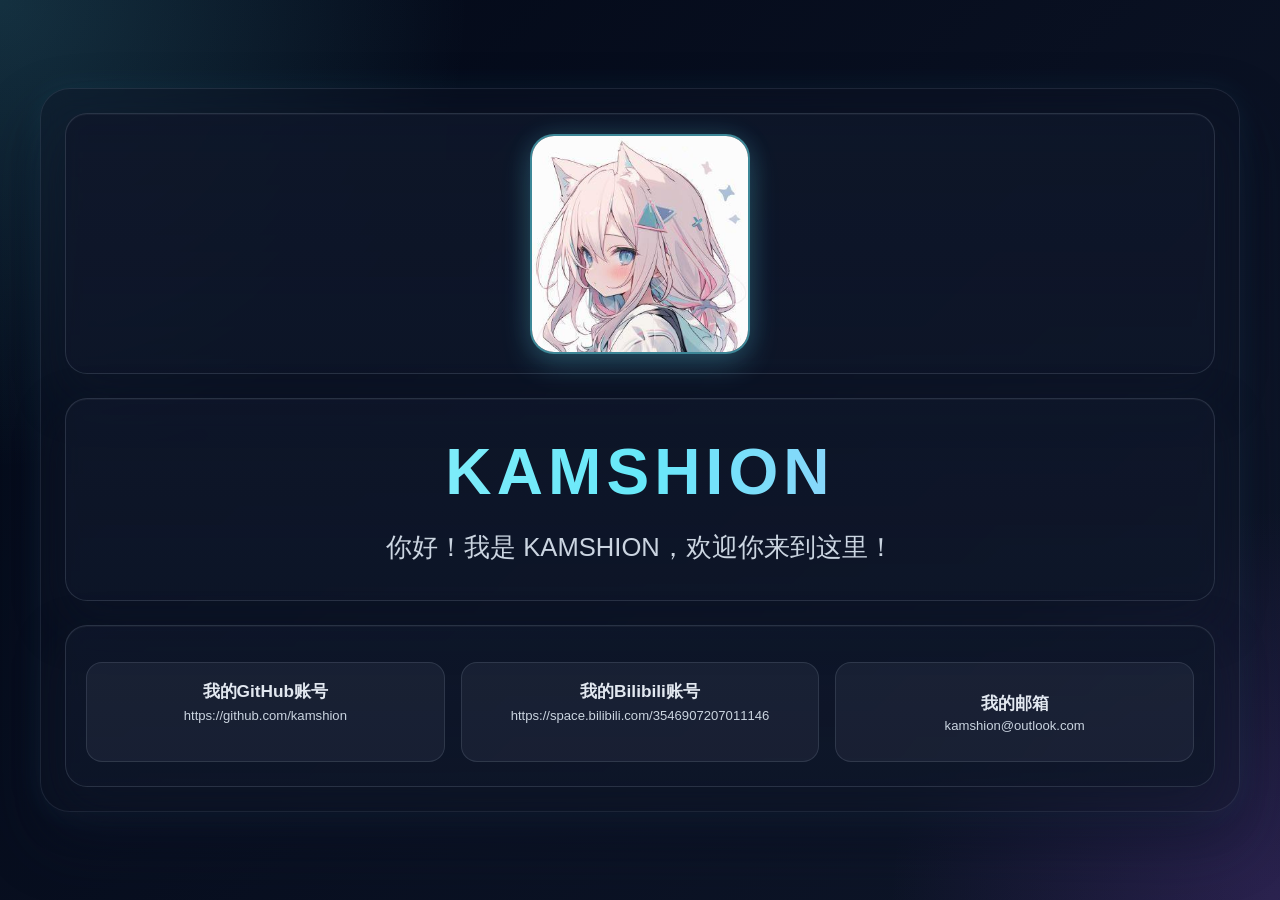
<file: index.html>
<!DOCTYPE html>
<html lang="zh-CN">
<head>
    <meta charset="UTF-8">
    <meta name="viewport" content="width=device-width, initial-scale=1.0">
    <title>KAMSHION(kamshion.github.io)</title>
    <link rel="icon" type="image/jpeg" href="KAMSHION.jpeg">
    <link rel="stylesheet" href="style.css">
</head>
<body>
    <div class="outer-shell">
        <div class="container">
            <div class="card avatar-card">
                <div class="avatar-wrap">
                    <img src="KAMSHION.jpeg" alt="KAMSHION avatar">
                </div>
            </div>

            <div class="card">
                <h1>KAMSHION</h1>
                <h2>你好！我是 KAMSHION，欢迎你来到这里！</h2>
            </div>

            <div class="card links-card">
                <div class="links-grid">
                    <a class="link-card" href="https://github.com/kamshion" target="_blank" rel="noopener noreferrer">
                        <strong>我的GitHub账号</strong>
                        <span>https://github.com/kamshion</span>
                    </a>
                    <a class="link-card" href="https://space.bilibili.com/3546907207011146" target="_blank" rel="noopener noreferrer">
                        <strong>我的Bilibili账号</strong>
                        <span>https://space.bilibili.com/3546907207011146</span>
                    </a>
                    <button class="link-card email-card" type="button" aria-label="复制邮箱">
                        <strong>我的邮箱</strong>
                        <span>kamshion@outlook.com</span>
                    </button>
                </div>
            </div>
        </div>
    </div>

    <script src="script.js"></script>
</body>
</html>
</file>
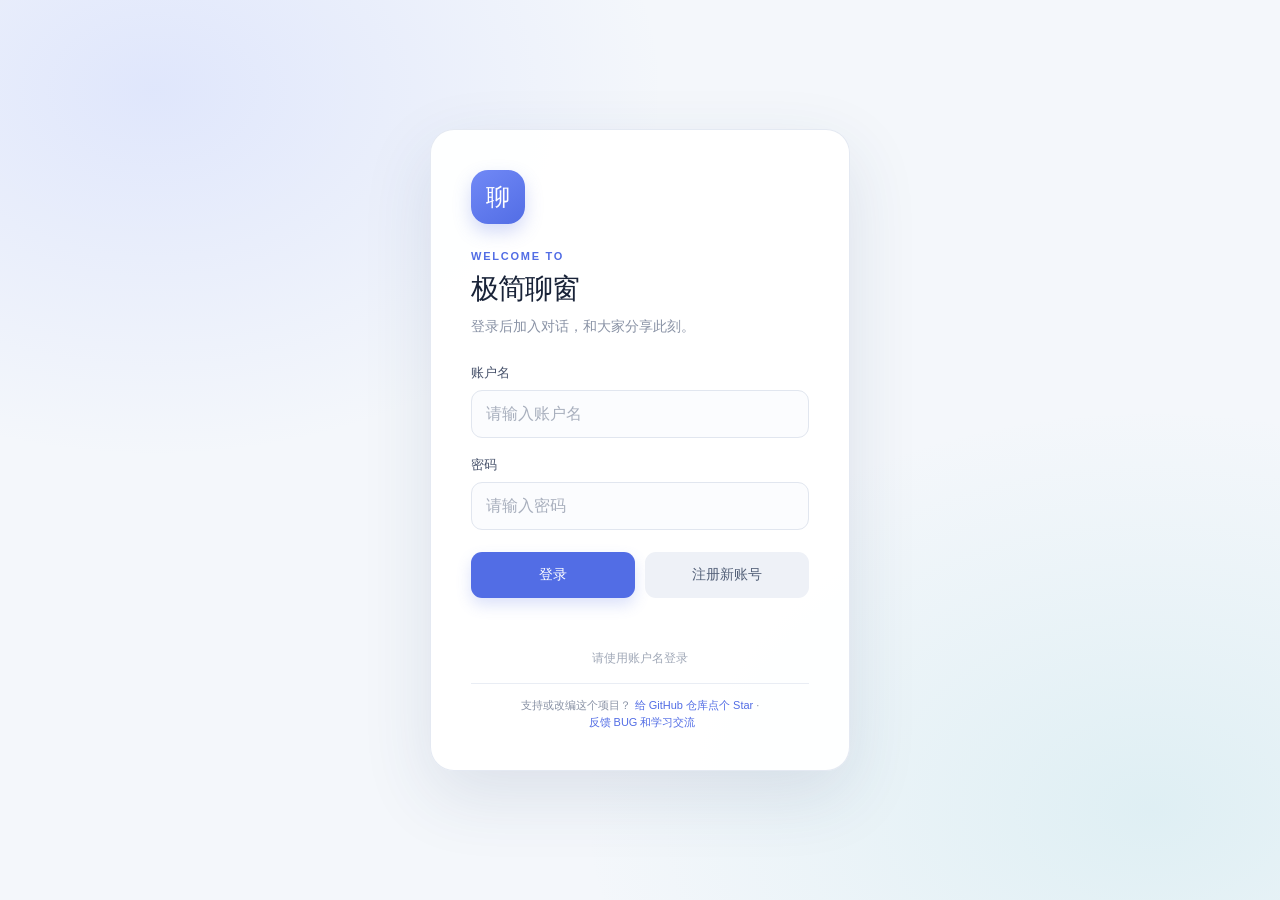
<file: chat/index.html>
<!DOCTYPE html>
<html lang="zh-CN" data-theme="day">
<head>
  <meta charset="UTF-8">
  <meta name="viewport" content="width=device-width, initial-scale=1.0">
  <meta name="theme-color" content="#f4f7fb">
  <title>极简聊窗</title>
  <link rel="stylesheet" href="style.css">
</head>
<body>
  <main class="app-shell">
    <section id="auth-panel" aria-labelledby="auth-title">
      <div class="brand-mark" aria-hidden="true">聊</div>
      <p class="eyebrow">WELCOME TO</p>
      <h1 id="auth-title">极简聊窗</h1>
      <p class="auth-description">登录后加入对话，和大家分享此刻。</p>

      <form id="auth-form">
        <label for="account">账户名</label>
        <input type="text" id="account" placeholder="请输入账户名" maxlength="30" pattern="[A-Za-z0-9_$]+" title="账户名只能包含大小写英文字母、数字、下划线和美元符号（$）" autocomplete="username" required>
        <label for="password">密码</label>
        <input type="password" id="password" placeholder="请输入密码" autocomplete="current-password" required>
        <div class="btn-group">
          <button type="submit" class="primary-btn" data-auth-action="login">登录</button>
          <button type="button" class="secondary-btn" id="show-register-btn">注册新账号</button>
        </div>
        <p id="auth-msg" role="status" aria-live="polite"></p>
      </form>
      <p class="auth-footnote">请使用账户名登录</p>
      <footer class="project-support">
        支持或改编这个项目？<a href="https://github.com/KAMSHION/chat" target="_blank" rel="noopener noreferrer">给 GitHub 仓库点个 Star</a>
        <span aria-hidden="true">·</span>
        <a href="https://space.bilibili.com/3546907207011146" target="_blank" rel="noopener noreferrer">反馈 BUG 和学习交流</a>
      </footer>
    </section>

    <section id="register-panel" aria-labelledby="register-title" hidden>
      <div class="brand-mark" aria-hidden="true">聊</div>
      <p class="eyebrow">CREATE ACCOUNT</p>
      <h1 id="register-title">创建账号</h1>
      <p class="auth-description">设置登录账户名和聊天室显示名称。</p>

      <form id="register-form">
        <label for="register-account">账户名（唯一）</label>
        <input type="text" id="register-account" placeholder="用于登录，不能与他人重复" maxlength="30" pattern="[A-Za-z0-9_$]+" title="账户名只能包含大小写英文字母、数字、下划线和美元符号（$）" autocomplete="username" required>
        <label for="display-name">用户名（对外展示）</label>
        <input type="text" id="display-name" placeholder="其他成员看到的名称" maxlength="20" autocomplete="nickname" required>
        <label for="register-password">密码</label>
        <input type="password" id="register-password" placeholder="请输入密码" autocomplete="new-password" required>
        <label for="confirm-password">确认密码</label>
        <input type="password" id="confirm-password" placeholder="请再次输入密码" autocomplete="new-password" required>
        <div class="btn-group">
          <button type="button" class="secondary-btn" id="back-to-login-btn">返回登录</button>
          <button type="submit" class="primary-btn" id="confirm-register-btn">确认注册</button>
        </div>
        <p id="register-msg" role="status" aria-live="polite"></p>
      </form>
      <footer class="project-support">
        支持或改编这个项目？<a href="https://github.com/KAMSHION/chat" target="_blank" rel="noopener noreferrer">给 GitHub 仓库点个 Star</a>
      </footer>
    </section>

    <section id="chat-panel" aria-label="极简聊窗" style="display: none;">
      <header id="header">
        <div class="chat-heading">
          <div class="brand-mark small" aria-hidden="true">聊</div>
          <div>
            <h1>极简聊窗</h1>
            <p>
              <span class="status-dot"></span><span id="connection-status">正在连接...</span>
              <span class="online-count">· <span id="online-count">0</span> 人在线</span>
            </p>
          </div>
        </div>
        <div class="header-actions">
          <button id="members-btn" type="button">成员</button>
          <button id="my-btn" class="my-button" type="button" aria-label="打开我的资料">
            <span id="my-button-avatar" class="my-button-avatar"></span>
            <span id="my-button-name" class="my-button-name"></span>
          </button>
        </div>
      </header>
      <div id="messages" aria-live="polite" aria-label="聊天消息">
        <div class="empty-state" id="empty-state">
          <span class="empty-icon" aria-hidden="true">✦</span>
          <strong>这里暂时还没有消息</strong>
          <span>发送第一条消息，开启对话吧。</span>
        </div>
      </div>
      <div id="message-context-menu" class="message-context-menu" role="menu" hidden>
        <button id="quote-message-btn" type="button" role="menuitem">引用</button>
      </div>
      <form id="message-form">
        <div id="input-area">
          <div class="composer">
            <div id="reply-preview" class="reply-preview" hidden>
              <div class="reply-preview-content">
                <span id="reply-preview-label">引用</span>
                <span id="reply-preview-text"></span>
              </div>
              <button id="reply-cancel-btn" type="button" aria-label="取消引用">×</button>
            </div>
            <textarea id="msg-input" placeholder="说点什么吧..." maxlength="300" aria-label="输入消息"></textarea>
            <div class="composer-footer">
              <span>Enter 发送 · Shift + Enter 换行</span>
              <span id="char-count">0 / 300</span>
            </div>
          </div>
          <button id="send-btn" type="submit" aria-label="发送消息">
            <span>发送</span><span aria-hidden="true">↑</span>
          </button>
        </div>
      </form>
    </section>

    <dialog id="members-dialog" aria-labelledby="members-title">
      <div class="members-dialog-header">
        <div>
          <h2 id="members-title">极简聊窗成员</h2>
          <p id="members-count">正在加载...</p>
        </div>
        <button id="members-close" type="button" aria-label="关闭成员列表">×</button>
      </div>
      <div id="members-list" aria-live="polite"></div>
    </dialog>

    <dialog id="my-dialog" aria-labelledby="my-dialog-title">
      <div class="members-dialog-header">
        <div>
          <h2 id="my-dialog-title">我的</h2>
          <p>管理你的个人资料</p>
        </div>
        <button id="my-dialog-close" type="button" aria-label="关闭">×</button>
      </div>
      <div class="my-profile">
        <div class="my-profile-identity">
          <button id="my-profile-avatar" class="my-profile-avatar" type="button" aria-label="点击更改头像">
            <span id="my-profile-avatar-image" class="my-profile-avatar-image"></span>
            <span class="my-profile-avatar-edit" aria-hidden="true">
              <svg viewBox="0 0 24 24" focusable="false"><path d="M12 20h9"/><path d="M16.5 3.5a2.12 2.12 0 0 1 3 3L8 18l-4 1 1-4Z"/></svg>
            </span>
          </button>
          <div class="my-profile-details">
            <div class="my-profile-name-row">
              <strong id="my-profile-name"></strong>
              <button id="my-name-edit-btn" class="icon-button" type="button" aria-label="更改用户名">
                <svg viewBox="0 0 24 24" aria-hidden="true"><path d="M12 20h9"/><path d="M16.5 3.5a2.12 2.12 0 0 1 3 3L8 18l-4 1 1-4Z"/></svg>
              </button>
            </div>
            <div class="my-profile-role-row"><span id="my-profile-role" class="role-badges"></span></div>
            <p class="my-account-line">账户名：<span id="my-account"></span></p>
          </div>
        </div>
        <input type="file" id="avatar-input" accept="image/*" aria-label="选择头像" hidden onchange="uploadAvatar(this)">
        <form id="my-name-edit-form" class="my-name-edit-form" hidden>
          <label for="my-name-input">新用户名</label>
          <input id="my-name-input" type="text" maxlength="20" autocomplete="nickname" required>
          <p id="my-name-msg" role="status" aria-live="polite"></p>
          <div class="btn-group">
            <button id="my-name-cancel-btn" type="button" class="secondary-btn">取消</button>
            <button id="my-name-save-btn" type="submit" class="primary-btn">保存</button>
          </div>
        </form>
        <section class="my-preferences" aria-labelledby="my-preferences-title">
          <h3 id="my-preferences-title">显示偏好</h3>
          <div class="my-preference-actions">
            <button id="theme-toggle" class="theme-toggle" type="button" aria-pressed="false">切换到极夜</button>
            <button id="language-toggle" class="language-toggle" type="button" aria-label="切换到英文">English</button>
          </div>
        </section>
        <div class="my-profile-actions">
          <button id="change-password-btn" class="secondary-btn" type="button">修改密码</button>
          <button id="my-logout-btn" class="secondary-btn" type="button">退出登录</button>
        </div>
      </div>
    </dialog>

    <dialog id="change-password-dialog" aria-labelledby="change-password-title">
      <div class="members-dialog-header">
        <div>
          <h2 id="change-password-title">修改密码</h2>
          <p>请先验证当前密码</p>
        </div>
        <button id="change-password-close" type="button" aria-label="关闭">×</button>
      </div>
      <form id="change-password-form" class="username-form">
        <label for="current-password">当前密码</label>
        <input id="current-password" type="password" autocomplete="current-password" required>
        <label for="new-password">新密码</label>
        <input id="new-password" type="password" maxlength="128" autocomplete="new-password" required>
        <label for="confirm-new-password">确认新密码</label>
        <input id="confirm-new-password" type="password" maxlength="128" autocomplete="new-password" required>
        <p id="change-password-msg" role="status" aria-live="polite"></p>
        <div class="btn-group">
          <button id="change-password-cancel" type="button" class="secondary-btn">取消</button>
          <button id="change-password-submit" type="submit" class="primary-btn">确认修改</button>
        </div>
      </form>
    </dialog>

    <dialog id="user-info-dialog" aria-labelledby="user-info-title">
      <div class="members-dialog-header">
        <div>
          <h2 id="user-info-title">用户信息</h2>
          <p id="user-info-description"></p>
        </div>
        <button id="user-info-close" type="button" aria-label="关闭">×</button>
      </div>
      <div class="my-profile">
        <div id="user-info-avatar" class="my-profile-avatar user-profile-avatar">
          <span id="user-info-avatar-image" class="my-profile-avatar-image"></span>
        </div>
        <div class="my-profile-name-row">
          <strong id="user-info-name"></strong>
          <span id="user-info-role" class="role-badges"></span>
        </div>
        <p class="my-account-line">账户名：<span id="user-info-account"></span></p>
      </div>
    </dialog>

    <dialog id="mute-dialog" aria-labelledby="mute-title">
      <div class="members-dialog-header">
        <div>
          <h2 id="mute-title">将用户禁言</h2>
          <p>设置禁言时长，单位为分钟</p>
        </div>
        <button id="mute-dialog-close" type="button" aria-label="关闭">×</button>
      </div>
      <form id="mute-form" class="username-form">
        <label id="mute-duration-label" for="mute-duration">禁言用户，时长（min）</label>
        <input id="mute-duration" type="number" min="1" step="1" placeholder="输入分钟数（min）" required>
        <label for="mute-reason">理由</label>
        <textarea id="mute-reason" maxlength="200" rows="3" placeholder="请填写禁言理由" required></textarea>
        <p id="mute-msg" role="status" aria-live="polite"></p>
        <div class="btn-group">
          <button id="mute-cancel-btn" type="button" class="secondary-btn">取消</button>
          <button id="mute-confirm-btn" type="submit" class="primary-btn">确认</button>
        </div>
      </form>
    </dialog>

    <dialog id="unmute-dialog" aria-labelledby="unmute-title">
      <div class="members-dialog-header">
        <div>
          <h2 id="unmute-title">解除禁言</h2>
          <p id="unmute-description">确认解除该成员的禁言吗？</p>
        </div>
        <button id="unmute-dialog-close" type="button" aria-label="关闭">×</button>
      </div>
      <div class="username-form">
        <p id="unmute-msg" role="status" aria-live="polite"></p>
        <div class="btn-group">
          <button id="unmute-cancel-btn" type="button" class="secondary-btn">取消</button>
          <button id="unmute-confirm-btn" type="button" class="primary-btn">确认</button>
        </div>
      </div>
    </dialog>
  </main>
  <script src="app.js"></script>
</body>
</html>
</file>
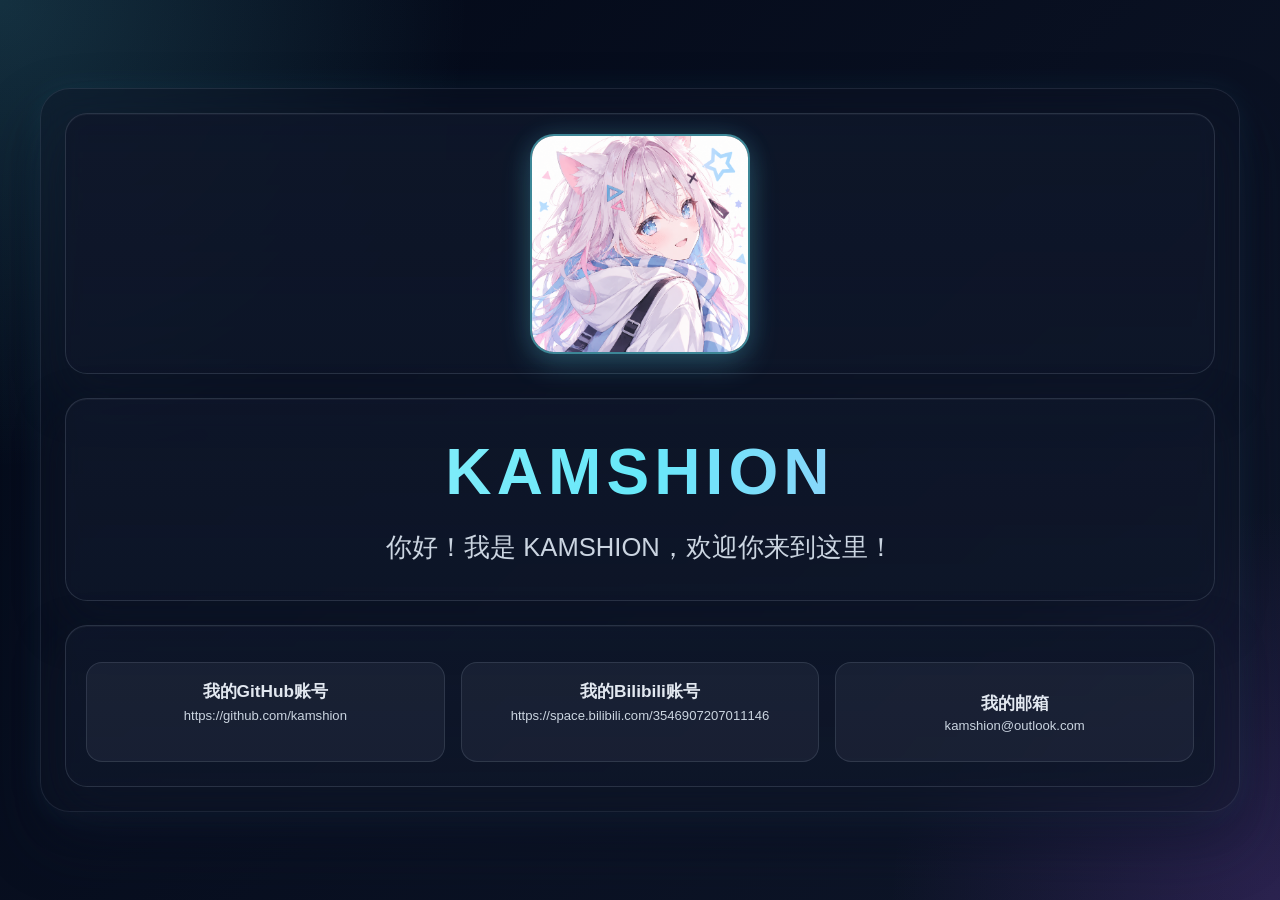
<file: me/index.html>
<!DOCTYPE html>
<html lang="zh-CN">
<head>
    <meta charset="UTF-8">
    <meta name="viewport" content="width=device-width, initial-scale=1.0">
    <title>KAMSHION(kamshion.github.io)</title>
    <link rel="icon" type="image/jpeg" href="KAMSHION2.png">
    <link rel="stylesheet" href="style.css">
</head>
<body>
    <div class="outer-shell">
        <div class="container">
            <div class="card avatar-card">
                <div class="avatar-wrap">
                    <img src="KAMSHION2.png" alt="KAMSHION avatar">
                </div>
            </div>

            <div class="card">
                <h1>KAMSHION</h1>
                <h2>你好！我是 KAMSHION，欢迎你来到这里！</h2>
            </div>

            <div class="card links-card">
                <div class="links-grid">
                    <a class="link-card" href="https://github.com/kamshion" target="_blank" rel="noopener noreferrer">
                        <strong>我的GitHub账号</strong>
                        <span>https://github.com/kamshion</span>
                    </a>
                    <a class="link-card" href="https://space.bilibili.com/3546907207011146" target="_blank" rel="noopener noreferrer">
                        <strong>我的Bilibili账号</strong>
                        <span>https://space.bilibili.com/3546907207011146</span>
                    </a>
                    <button class="link-card email-card" type="button" aria-label="复制邮箱">
                        <strong>我的邮箱</strong>
                        <span>kamshion@outlook.com</span>
                    </button>
                </div>
            </div>
        </div>
    </div>

    <script src="script.js"></script>
</body>
</html>
</file>
<file: style.css>
:root {
    --bg-start: #020817;
    --bg-end: #0f172a;
    --bg-glow: rgba(103, 232, 249, 0.18);
    --card-bg: rgba(15, 23, 42, 0.72);
    --card-border: rgba(148, 163, 184, 0.2);
    --primary: #67e8f9;
    --text: #e2e8f0;
    --muted: #cbd5e1;
    --shadow: rgba(15, 23, 42, 0.5);
}

* {
    box-sizing: border-box;
}

body {
    margin: 0;
    min-height: 100vh;
    display: flex;
    align-items: center;
    justify-content: center;
    background:
        radial-gradient(circle at top left, var(--bg-glow), transparent 30%),
        radial-gradient(circle at bottom right, rgba(168, 85, 247, 0.18), transparent 25%),
        linear-gradient(135deg, var(--bg-start), var(--bg-end));
    font-family: "Segoe UI", "Microsoft YaHei", sans-serif;
    color: var(--text);
}

.outer-shell {
    width: min(1200px, 96vw);
    padding: 1.5rem;
    background: rgba(15, 23, 42, 0.4);
    border: 1px solid rgba(148, 163, 184, 0.15);
    border-radius: 30px;
    box-shadow: 0 30px 60px rgba(15, 23, 42, 0.45), 0 0 30px rgba(103, 232, 249, 0.08);
    backdrop-filter: blur(14px);
}

.container {
    width: 100%;
    display: flex;
    flex-direction: column;
    gap: 1.5rem;
}

.card {
    width: 100%;
    padding: 2.2rem 2rem 2rem;
    background: linear-gradient(180deg, rgba(15, 23, 42, 0.8), rgba(15, 23, 42, 0.68));
    border: 1px solid var(--card-border);
    border-radius: 22px;
    box-shadow: 0 20px 45px var(--shadow), inset 0 1px 0 rgba(255, 255, 255, 0.04);
    backdrop-filter: blur(10px);
    text-align: center;
}

.avatar-card {
    padding: 1.2rem;
}

.avatar-wrap {
    width: min(220px, 60vw);
    aspect-ratio: 1;
    margin: 0 auto;
    border-radius: 24px;
    overflow: hidden;
    border: 2px solid rgba(103, 232, 249, 0.55);
    box-shadow: 0 12px 30px rgba(103, 232, 249, 0.2), 0 0 25px rgba(103, 232, 249, 0.12);
    background: #0b1120;
}

.avatar-wrap img {
    display: block;
    width: 100%;
    height: 100%;
    object-fit: cover;
}

.links-card {
    padding: 1.5rem 1.25rem;
}

.links-grid {
    display: grid;
    grid-template-columns: repeat(3, minmax(180px, 1fr));
    gap: 1rem;
    margin-top: 0.75rem;
}

.link-card {
    display: block;
    padding: 1rem 0.9rem;
    background: rgba(148, 163, 184, 0.08);
    border: 1px solid rgba(148, 163, 184, 0.18);
    border-radius: 16px;
    color: var(--text);
    text-decoration: none;
    font-family: "Microsoft YaHei", "PingFang SC", sans-serif;
    transition: transform 0.2s ease, border-color 0.2s ease, background 0.2s ease, box-shadow 0.2s ease;
    cursor: pointer;
    min-height: 100px;
}

.link-card:hover {
    transform: translateY(-2px);
    border-color: rgba(103, 232, 249, 0.7);
    background: rgba(103, 232, 249, 0.08);
    box-shadow: 0 0 20px rgba(103, 232, 249, 0.12);
}

.link-card strong {
    display: block;
    font-size: 1.08rem;
    margin-bottom: 0.2rem;
}

.link-card span {
    font-size: 0.82rem;
    color: var(--muted);
    word-break: break-all;
}

.email-card {
    grid-column: auto;
}

h1 {
    margin: 0;
    font-size: clamp(2.6rem, 5vw, 4.2rem);
    letter-spacing: 0.08em;
    line-height: 1.2;
    font-weight: 800;
    background: linear-gradient(90deg, #a5f3fc, #67e8f9, #c4b5fd);
    -webkit-background-clip: text;
    background-clip: text;
    color: transparent;
}

h2 {
    margin: 1rem 0 0;
    font-size: clamp(1.05rem, 2vw, 1.7rem);
    line-height: 1.6;
    color: var(--muted);
    font-weight: 500;
}

@media (max-width: 640px) {
    .links-grid {
        grid-template-columns: 1fr;
    }
}
</file>
<file: chat/style.css>
* {
  box-sizing: border-box;
}

:root {
  color: #192338;
  font-family: Inter, "PingFang SC", "Microsoft YaHei", sans-serif;
  font-synthesis: none;
  text-rendering: optimizeLegibility;
  --blue: #526de5;
  --blue-dark: #4059ca;
  --muted: #8992a5;
}

body {
  min-width: 320px;
  min-height: 100vh;
  margin: 0;
  padding: 32px 20px;
  display: grid;
  place-items: center;
  background:
    radial-gradient(ellipse at 12% 10%, rgba(142, 164, 255, .2), transparent 32%),
    radial-gradient(ellipse at 90% 90%, rgba(112, 197, 205, .16), transparent 35%),
    #f4f7fb;
}

button,
input,
textarea {
  font: inherit;
}

button {
  cursor: pointer;
}

button:focus-visible,
input:focus-visible,
textarea:focus-visible {
  outline: 3px solid rgba(82, 109, 229, .26);
  outline-offset: 2px;
}

.app-shell {
  width: min(100%, 1200px);
}

.project-support {
  margin-top: 16px;
  padding-top: 13px;
  border-top: 1px solid rgba(226, 231, 241, .75);
  color: #8992a5;
  font-size: 11px;
  line-height: 1.5;
  text-align: center;
}

.project-support a {
  display: inline-block;
  margin-left: 4px;
  color: #526de5;
  font-weight: 500;
  text-decoration: none;
}

.project-support a:hover {
  color: #4059ca;
  text-decoration: underline;
  text-underline-offset: 2px;
}

#auth-panel,
#register-panel {
  position: relative;
  width: min(100%, 420px);
  margin: 0 auto;
  padding: 40px;
  border: 1px solid rgba(226, 231, 241, .9);
  border-radius: 24px;
  background: rgba(255, 255, 255, .94);
  box-shadow: 0 24px 70px rgba(45, 62, 106, .12);
}

.brand-mark {
  width: 54px;
  height: 54px;
  display: grid;
  place-items: center;
  border-radius: 17px;
  color: #fff;
  background: linear-gradient(145deg, #7189f6, #526de5);
  box-shadow: 0 8px 18px rgba(82, 109, 229, .25);
  font-size: 24px;
  font-weight: 700;
}

.user-profile-avatar {
  cursor: default;
}

.eyebrow {
  margin: 26px 0 8px;
  color: var(--blue);
  font-size: 11px;
  font-weight: 700;
  letter-spacing: .16em;
}

#auth-panel h1,
#register-panel h1 {
  margin: 0;
  font-size: 28px;
  letter-spacing: -.04em;
}

.auth-description {
  margin: 10px 0 28px;
  color: var(--muted);
  font-size: 14px;
}

#auth-form,
#register-form {
  display: flex;
  flex-direction: column;
}

#auth-form label,
#register-form label {
  margin: 0 0 8px;
  color: #46516a;
  font-size: 13px;
  font-weight: 600;
}

#auth-form input,
#register-form input {
  width: 100%;
  height: 48px;
  margin-bottom: 18px;
  padding: 0 14px;
  border: 1px solid #e1e6ef;
  border-radius: 11px;
  color: #192338;
  background: #fbfcfe;
  transition: border-color .2s, box-shadow .2s;
}

#auth-form input:focus,
#register-form input:focus {
  border-color: #8a9af1;
  box-shadow: 0 0 0 3px rgba(82, 109, 229, .1);
  outline: none;
}

#auth-form input::placeholder,
#register-form input::placeholder,
#msg-input::placeholder {
  color: #a8afbd;
}

.btn-group {
  display: grid;
  grid-template-columns: 1fr 1fr;
  gap: 10px;
  margin-top: 4px;
}

.btn-group button {
  height: 46px;
  border: 0;
  border-radius: 11px;
  font-size: 14px;
  font-weight: 650;
  transition: transform .15s, background .15s, box-shadow .15s;
}

.btn-group button:hover,
#send-btn:hover,
#header button:hover {
  transform: translateY(-1px);
}

.primary-btn {
  color: #fff;
  background: var(--blue);
  box-shadow: 0 7px 15px rgba(82, 109, 229, .2);
}

.primary-btn:hover {
  background: var(--blue-dark);
}

.secondary-btn {
  color: #536078;
  background: #eef1f7;
}

.secondary-btn:hover {
  background: #e5e9f2;
}

#auth-msg {
  min-height: 20px;
  margin: 12px 0 0;
  color: #d04f5f;
  font-size: 13px;
  text-align: center;
}

#register-msg {
  min-height: 20px;
  margin: 12px 0 0;
  color: #d04f5f;
  font-size: 13px;
  text-align: center;
}

#auth-msg.success,
#register-msg.success {
  color: #27885f;
}

.auth-footnote {
  margin: 20px 0 0;
  color: #a0a8b7;
  font-size: 12px;
  text-align: center;
}

#chat-panel {
  width: 100%;
  height: min(900px, calc(100vh - 48px));
  min-height: 560px;
  overflow: hidden;
  display: flex;
  flex-direction: column;
  border: 1px solid rgba(226, 231, 241, .95);
  border-radius: 22px;
  background: #fff;
  box-shadow: 0 24px 70px rgba(45, 62, 106, .14);
}

#chat-panel.chat-panel-entering {
  animation: chat-panel-enter .48s cubic-bezier(.2, .75, .25, 1) both;
}

@keyframes chat-panel-enter {
  from {
    opacity: 0;
    transform: translateY(18px) scale(.975);
  }
  to {
    opacity: 1;
    transform: translateY(0) scale(1);
  }
}

#header {
  min-height: 82px;
  padding: 14px 22px;
  display: flex;
  align-items: center;
  justify-content: space-between;
  gap: 16px;
  border-bottom: 1px solid #edf0f5;
  background: rgba(255, 255, 255, .96);
}

.chat-heading,
.header-actions {
  display: flex;
  align-items: center;
}

.chat-heading {
  gap: 12px;
}

.brand-mark.small {
  width: 42px;
  height: 42px;
  border-radius: 14px;
  font-size: 19px;
}

.chat-heading h1 {
  margin: 0 0 4px;
  font-size: 16px;
  letter-spacing: -.02em;
}

.chat-heading p {
  margin: 0;
  color: var(--muted);
  font-size: 12px;
  font-weight: 400;
}

.online-count {
  margin-left: 5px;
  color: #68758b;
}

.status-dot {
  width: 7px;
  height: 7px;
  display: inline-block;
  margin: 0 6px 1px 0;
  border-radius: 50%;
  background: #44bd8a;
  box-shadow: 0 0 0 3px rgba(68, 189, 138, .12);
}

.status-dot.offline {
  background: #e09a55;
  box-shadow: 0 0 0 3px rgba(224, 154, 85, .12);
}

.header-actions {
  gap: 8px;
}

#header button {
  min-height: 36px;
  padding: 0 12px;
  border: 1px solid #e4e8f0;
  border-radius: 9px;
  color: #58647c;
  background: #fff;
  font-size: 12px;
  font-weight: 600;
  transition: transform .15s, background .15s;
}

#header button:hover {
  background: #f6f8fc;
}

#header .my-button {
  min-height: 0;
  padding: 0;
  display: flex;
  flex-direction: column;
  align-items: center;
  gap: 4px;
  border: 0;
  color: #58647c;
  background: transparent;
}

#header .my-button:hover {
  background: transparent;
}

.my-button-avatar {
  width: 42px;
  height: 42px;
  overflow: hidden;
  display: grid;
  place-items: center;
  border-radius: 13px;
  color: #5668c8;
  background: #e4e9ff;
  font-size: 16px;
  font-weight: 700;
}

.my-button-avatar img,
.my-profile-avatar-image img {
  width: 100%;
  height: 100%;
  object-fit: cover;
}

.my-button-name {
  max-width: 96px;
  overflow: hidden;
  font-size: 11px;
  line-height: 1.2;
  text-overflow: ellipsis;
  white-space: nowrap;
}

#members-dialog,
#my-dialog,
#user-info-dialog,
#mute-dialog,
#change-password-dialog,
#unmute-dialog {
  width: min(400px, calc(100% - 32px));
  max-height: min(600px, 80vh);
  padding: 0;
  overflow: hidden;
  border: 1px solid #e5e9f1;
  border-radius: 18px;
  color: #192338;
  background: #fff;
  box-shadow: 0 24px 70px rgba(45, 62, 106, .2);
}

#members-dialog {
  width: min(520px, calc(100% - 32px));
}

#members-dialog::backdrop,
#my-dialog::backdrop,
#user-info-dialog::backdrop,
#mute-dialog::backdrop,
#change-password-dialog::backdrop,
#unmute-dialog::backdrop {
  background: rgba(28, 38, 61, .34);
  backdrop-filter: blur(3px);
}

.members-dialog-header {
  padding: 18px 20px;
  display: flex;
  align-items: center;
  justify-content: space-between;
  border-bottom: 1px solid #edf0f5;
}

.members-dialog-header h2 {
  margin: 0;
  font-size: 16px;
}

.members-dialog-header p {
  margin: 5px 0 0;
  color: var(--muted);
  font-size: 12px;
}

#members-dialog #members-close,
#my-dialog #my-dialog-close,
#user-info-dialog #user-info-close,
#mute-dialog #mute-dialog-close,
#change-password-dialog #change-password-close,
#unmute-dialog #unmute-dialog-close {
  width: 34px;
  min-height: 34px;
  padding: 0;
  border: 0;
  border-radius: 9px;
  color: #737e92;
  background: #f3f5f9;
  font-size: 22px;
  line-height: 1;
}

#members-list {
  max-height: min(440px, calc(80vh - 80px));
  padding: 8px 12px;
  overflow-y: auto;
  scrollbar-color: #c7cedb transparent;
  scrollbar-width: thin;
}

#members-list::-webkit-scrollbar {
  width: 8px;
}

#members-list::-webkit-scrollbar-track {
  background: transparent;
}

#members-list::-webkit-scrollbar-thumb {
  border: 2px solid transparent;
  border-radius: 999px;
  background: #c7cedb;
  background-clip: padding-box;
}

#members-list::-webkit-scrollbar-thumb:hover {
  background: #aab4c5;
  background-clip: padding-box;
}

.member-item {
  min-height: 58px;
  padding: 8px;
  display: flex;
  align-items: center;
  gap: 11px;
  border-radius: 11px;
}

.member-item:hover {
  background: #f7f8fc;
}

.member-avatar {
  width: 38px;
  height: 38px;
  flex: 0 0 38px;
  overflow: hidden;
  display: grid;
  place-items: center;
  border-radius: 50%;
  color: #5668c8;
  background: #e4e9ff;
  font-size: 14px;
  font-weight: 700;
}

.member-avatar.profile-trigger {
  padding: 0;
  border: 0;
  cursor: pointer;
}

.member-avatar.profile-trigger:focus-visible {
  outline: 2px solid var(--blue);
  outline-offset: 2px;
}

.member-avatar img {
  width: 100%;
  height: 100%;
  object-fit: cover;
}

.member-name {
  overflow: hidden;
  color: #39445a;
  font-size: 14px;
  text-overflow: ellipsis;
  white-space: nowrap;
}

.member-identity {
  min-width: 0;
  display: flex;
  align-items: center;
  gap: 7px;
}

.member-profile {
  min-width: 0;
  display: flex;
  flex-direction: column;
  align-items: flex-start;
  gap: 4px;
}

.member-online-state {
  display: inline-flex;
  align-items: center;
  gap: 5px;
  color: #33976e;
  font-size: 11px;
  line-height: 1.2;
}

.member-online-dot {
  width: 7px;
  height: 7px;
  border-radius: 50%;
  background: #44bd8a;
  box-shadow: 0 0 0 2px rgba(68, 189, 138, .12);
}

.member-online-state.offline {
  color: #929bad;
}

.member-online-state.offline .member-online-dot {
  background: #a8afbd;
  box-shadow: 0 0 0 2px rgba(168, 175, 189, .12);
}

.user-badge.administrator {
  color: #387b66;
  background: #dff4eb;
}

.role-badges {
  flex: 0 0 auto;
  display: inline-flex;
  align-items: center;
  gap: 3px;
  vertical-align: middle;
}

.user-badge.ai {
  color: #7253a3;
  background: #eee7fb;
}

.member-mute-state {
  margin-left: auto;
  color: #c65b62;
  font-size: 11px;
  white-space: nowrap;
}

.member-mute-btn {
  min-height: 30px;
  margin-left: auto;
  padding: 0 10px;
  border: 1px solid #f0d4d5;
  border-radius: 8px;
  color: #b64952;
  background: #fff7f7;
  font-size: 12px;
  font-weight: 600;
}

.member-mute-state + .member-mute-btn {
  margin-left: 0;
}

.member-mute-btn:hover {
  background: #ffeded;
}

.member-mute-btn.unmute {
  border-color: #cde8da;
  color: #27885f;
  background: #f2fbf6;
}

.member-mute-btn.unmute:hover {
  background: #e6f7ed;
}

.members-message {
  margin: 0;
  padding: 26px 12px;
  color: var(--muted);
  font-size: 13px;
  text-align: center;
}

.members-message.error {
  color: #c64d5a;
}

.username-form {
  padding: 18px 20px 20px;
}

.username-form label {
  display: block;
  margin-bottom: 8px;
  color: #46516a;
  font-size: 13px;
  font-weight: 600;
}

.username-form input {
  width: 100%;
  height: 44px;
  padding: 0 12px;
  border: 1px solid #e1e6ef;
  border-radius: 10px;
  color: #192338;
  background: #fbfcfe;
}

.username-form textarea {
  width: 100%;
  min-height: 78px;
  padding: 10px 12px;
  border: 1px solid #e1e6ef;
  border-radius: 10px;
  color: #192338;
  background: #fbfcfe;
  resize: vertical;
}

.username-form input:focus {
  border-color: #8a9af1;
  outline: 3px solid rgba(82, 109, 229, .12);
}

.username-form textarea:focus {
  border-color: #8a9af1;
  outline: 3px solid rgba(82, 109, 229, .12);
}

.username-form input::placeholder,
.username-form textarea::placeholder {
  color: #a8afbd;
}

.username-form .btn-group {
  margin-top: 4px;
}

.username-form .btn-group button:disabled {
  cursor: wait;
  opacity: .6;
}

.my-profile {
  padding: 24px 22px 22px;
  display: flex;
  flex-direction: column;
  align-items: center;
}

#my-dialog .my-profile {
  align-items: stretch;
  gap: 0;
  max-height: min(520px, calc(80vh - 70px));
  padding: 20px;
  overflow-y: auto;
}

#my-dialog .my-profile-identity {
  width: 100%;
  min-height: 116px;
  padding: 16px;
  display: flex;
  align-items: center;
  gap: 15px;
  border: 1px solid #edf0f5;
  border-radius: 16px;
  background: #fafbfe;
}

#my-dialog .my-profile-avatar {
  width: 76px;
  height: 76px;
  flex: 0 0 76px;
  border-radius: 18px;
  font-size: 26px;
}

.my-profile-details {
  min-width: 0;
  flex: 1;
}

#my-dialog .my-profile-name-row {
  margin-top: 0;
  gap: 4px;
}

#my-dialog .my-profile-name-row strong {
  max-width: 190px;
  font-size: 17px;
}

.my-profile-role-row {
  margin-top: 5px;
}

#my-dialog .my-account-line {
  margin-top: 8px;
  font-size: 12px;
}

.my-preferences {
  width: 100%;
  margin-top: 16px;
  padding: 15px;
  border: 1px solid #edf0f5;
  border-radius: 14px;
  background: #fff;
}

.my-preferences h3 {
  margin: 0 0 12px;
  color: #46516a;
  font-size: 13px;
  font-weight: 600;
}

.my-preference-actions {
  display: grid;
  grid-template-columns: 1fr 1fr;
  gap: 10px;
}

.my-preference-actions button {
  min-height: 40px;
  padding: 0 10px;
  border: 1px solid #e1e6ef;
  border-radius: 10px;
  color: #58647c;
  background: #f7f8fc;
  box-shadow: none;
  font-size: 13px;
  font-weight: 600;
  transition: background .15s, border-color .15s;
}

.my-preference-actions button:hover {
  border-color: #cbd3e1;
  background: #eef1f7;
}

.my-profile-actions {
  width: 100%;
  margin-top: 16px;
  padding-top: 16px;
  display: grid;
  grid-template-columns: 1fr 1fr;
  gap: 10px;
  border-top: 1px solid #edf0f5;
}

.my-profile-actions button {
  min-height: 40px;
  border: 1px solid #e1e6ef;
  border-radius: 10px;
  color: #58647c;
  background: #f7f8fc;
  font-size: 13px;
  font-weight: 600;
  transition: background .15s, border-color .15s;
}

.my-profile-actions button:hover {
  border-color: #cbd3e1;
  background: #eef1f7;
}

.my-profile-actions #my-logout-btn {
  color: #b64952;
  background: #fff7f7;
  border-color: #f0d4d5;
}

.my-profile-actions #my-logout-btn:hover {
  background: #ffeded;
}

.my-profile-avatar {
  position: relative;
  width: 112px;
  height: 112px;
  overflow: hidden;
  padding: 0;
  border: 0;
  border-radius: 24px;
  color: #5668c8;
  background: #e4e9ff;
  font-size: 36px;
  font-weight: 700;
}

.my-profile-avatar-image {
  width: 100%;
  height: 100%;
  display: grid;
  place-items: center;
}

.my-profile-avatar-edit {
  position: absolute;
  inset: 0;
  display: grid;
  place-items: center;
  color: #fff;
  background: rgba(17, 24, 39, .55);
  opacity: 0;
  transition: opacity .18s ease;
}

.my-profile-avatar:hover .my-profile-avatar-edit,
.my-profile-avatar:focus-visible .my-profile-avatar-edit {
  opacity: 1;
}

.my-profile-avatar-edit svg,
.icon-button svg {
  width: 22px;
  height: 22px;
  fill: none;
  stroke: currentColor;
  stroke-linecap: round;
  stroke-linejoin: round;
  stroke-width: 1.8;
}

.my-profile-name-row {
  max-width: 100%;
  margin-top: 13px;
  display: flex;
  align-items: center;
  gap: 6px;
}

.my-profile-name-row strong {
  max-width: 250px;
  overflow: hidden;
  color: #303a4f;
  font-size: 16px;
  text-overflow: ellipsis;
  white-space: nowrap;
}

.icon-button {
  width: 28px;
  height: 28px;
  padding: 3px;
  display: grid;
  place-items: center;
  border: 0;
  border-radius: 7px;
  color: #71809a;
  background: transparent;
}

.icon-button:hover {
  color: var(--blue);
  background: #eef1ff;
}

.icon-button svg {
  width: 17px;
  height: 17px;
}

.my-account-line {
  margin: 7px 0 0;
  color: #8992a5;
  font-size: 12px;
}

.my-account-line span {
  color: #58647c;
}

.my-name-edit-form {
  width: 100%;
  margin-top: 20px;
  padding-top: 17px;
  border-top: 1px solid #edf0f5;
}

.my-name-edit-form[hidden] {
  display: none;
}

.my-name-edit-form label {
  display: block;
  margin-bottom: 8px;
  color: #46516a;
  font-size: 13px;
  font-weight: 600;
}

.my-name-edit-form input {
  width: 100%;
  height: 42px;
  padding: 0 12px;
  border: 1px solid #e1e6ef;
  border-radius: 10px;
  color: #192338;
  background: #fbfcfe;
}

.my-name-edit-form .btn-group {
  margin-top: 12px;
}

#my-name-msg {
  min-height: 18px;
  margin: 8px 0 0;
  color: #d04f5f;
  font-size: 12px;
}

#my-name-msg.success {
  color: #27885f;
}

#change-password-msg {
  min-height: 20px;
  margin: 9px 0 4px;
  color: #d04f5f;
  font-size: 12px;
}

#change-password-msg.success {
  color: #27885f;
}

#change-password-form .btn-group button:disabled {
  cursor: wait;
  opacity: .6;
}

#mute-dialog,
#unmute-dialog {
  width: min(400px, calc(100% - 32px));
}

#mute-msg {
  min-height: 20px;
  margin: 9px 0 4px;
  color: #d04f5f;
  font-size: 12px;
}

#mute-msg.success {
  color: #27885f;
}

.username-form .btn-group button:disabled {
  cursor: wait;
  opacity: .6;
}

#mute-dialog .btn-group button:disabled,
#unmute-dialog .btn-group button:disabled {
  cursor: wait;
  opacity: .6;
}

#messages {
  flex: 1;
  min-height: 0;
  padding: 24px clamp(16px, 5vw, 42px);
  overflow-y: auto;
  display: flex;
  flex-direction: column;
  gap: 18px;
  background:
    radial-gradient(circle at 1px 1px, rgba(111, 127, 160, .07) 1px, transparent 0) 0 0 / 22px 22px,
    #f8f9fc;
  scroll-behavior: smooth;
  scrollbar-color: #c7cedb transparent;
  scrollbar-width: thin;
}

#messages::-webkit-scrollbar {
  width: 8px;
}

#messages::-webkit-scrollbar-track {
  background: transparent;
}

#messages::-webkit-scrollbar-thumb {
  border: 2px solid transparent;
  border-radius: 999px;
  background: #c7cedb;
  background-clip: padding-box;
}

#messages::-webkit-scrollbar-thumb:hover {
  background: #aab4c5;
  background-clip: padding-box;
}

.system-notification {
  max-width: min(90%, 680px);
  align-self: center;
  padding: 8px 13px;
  border: 1px solid #e6eaf2;
  border-radius: 10px;
  color: #758198;
  background: rgba(255, 255, 255, .78);
  font-size: 12px;
  line-height: 1.55;
  text-align: center;
  overflow-wrap: anywhere;
}

.notification-marker {
  margin-right: 5px;
  color: #68758b;
  font-size: 10px;
  font-weight: 700;
  letter-spacing: .04em;
}

.notification-user {
  color: #344b8e;
  font-size: 13px;
  font-weight: 500;
}

.notification-actor-group {
  display: inline-flex;
  max-width: 100%;
  align-items: center;
  gap: 4px;
  vertical-align: middle;
}

.notification-actor {
  min-width: 0;
  overflow-wrap: anywhere;
  color: #4b5fb0;
}

.notification-operation {
  display: inline-block;
  margin: 0 3px;
  padding: 2px 6px;
  border-radius: 5px;
  color: #a3444d;
  background: #fde9e9;
  font-size: 11px;
  font-weight: 600;
}

.notification-operation.released {
  color: #27885f;
  background: #e3f5eb;
}

.notification-duration {
  color: #a3444d;
  font-size: 12px;
  font-weight: 600;
}

.notification-reason {
  color: #66738b;
  font-weight: 500;
}

.empty-state {
  flex: 1;
  min-height: 180px;
  display: flex;
  flex-direction: column;
  align-items: center;
  justify-content: center;
  gap: 8px;
  color: #a0a8b7;
  text-align: center;
}

.empty-state[hidden] {
  display: none;
}

.empty-state strong {
  color: #68748a;
  font-size: 14px;
}

.empty-state > span:last-child {
  font-size: 12px;
}

.empty-icon {
  width: 44px;
  height: 44px;
  margin-bottom: 5px;
  display: grid;
  place-items: center;
  border-radius: 15px;
  color: var(--blue);
  background: #e9edff;
  font-size: 21px;
}

.message {
  max-width: min(78%, 620px);
  display: flex;
  align-items: flex-start;
  gap: 10px;
  animation: message-in .2s ease-out;
}

.message.mine {
  align-self: flex-end;
  flex-direction: row-reverse;
}

.message-body {
  min-width: 0;
  display: flex;
  flex-direction: column;
  align-items: flex-start;
}

.message.mine .message-body {
  align-items: flex-end;
}

.message .avatar {
  width: 42px;
  height: 42px;
  flex: 0 0 42px;
  overflow: hidden;
  display: flex;
  align-items: center;
  justify-content: center;
  margin-top: 1px;
  border-radius: 50%;
  color: #5668c8;
  background: #e4e9ff;
  font-size: 13px;
  font-weight: 700;
}

.message .avatar.profile-trigger {
  padding: 0;
  border: 0;
  cursor: pointer;
}

.message .avatar.profile-trigger:focus-visible {
  outline: 2px solid var(--blue);
  outline-offset: 2px;
}

.message .avatar img {
  width: 100%;
  height: 100%;
  object-fit: cover;
}

.message .bubble {
  min-width: 64px;
  padding: 10px 15px;
  border: 1px solid #edf0f5;
  border-radius: 15px;
  background: #fff;
  box-shadow: 0 3px 10px rgba(42, 55, 87, .07);
}

.quoted-message {
  max-width: 100%;
  max-height: 4.35em;
  margin: 0 0 8px;
  padding: 6px 9px;
  overflow-x: hidden;
  overflow-y: auto;
  border-left: 2px solid #98a7ee;
  border-radius: 0 7px 7px 0;
  color: #707c99;
  background: rgba(82, 109, 229, .07);
  font-size: 11px;
  line-height: 1.45;
  overflow-wrap: anywhere;
  white-space: pre-wrap;
  scrollbar-color: rgba(113, 130, 197, .55) transparent;
  scrollbar-width: thin;
}

.quoted-message::-webkit-scrollbar {
  width: 5px;
}

.quoted-message::-webkit-scrollbar-track {
  margin: 4px 0;
  background: transparent;
}

.quoted-message::-webkit-scrollbar-thumb {
  border-radius: 99px;
  background: rgba(113, 130, 197, .45);
}

.quoted-message::-webkit-scrollbar-thumb:hover {
  background: rgba(89, 108, 183, .7);
}

.message.mine .quoted-message {
  border-left-color: #7084e6;
  background: rgba(255, 255, 255, .52);
}

.message.mine .bubble {
  border-color: #dfe5ff;
  background: #e9edff;
  box-shadow: 0 3px 10px rgba(42, 55, 87, .05);
}

.message .sender {
  display: flex;
  max-width: 100%;
  align-items: center;
  gap: 6px;
  margin: 0 0 6px;
  line-height: 1.3;
}

.message .user-badge {
  padding: 3px 6px;
  border-radius: 6px;
  font-size: 10px;
}

.user-badge {
  flex: 0 0 auto;
  display: inline-flex;
  align-items: center;
  vertical-align: middle;
  padding: 2px 5px;
  border-radius: 5px;
  color: #6377d8;
  background: #e9edff;
  font-size: 9px;
  font-weight: 500;
  letter-spacing: .01em;
  line-height: 1.2;
}

.user-badge.super-admin {
  color: #a36b18;
  background: #fff0d2;
}

.sender-name {
  min-width: 0;
  max-width: 100%;
  overflow: hidden;
  color: #8791a5;
  font-size: 12px;
  text-overflow: ellipsis;
  white-space: nowrap;
}

.message .content {
  color: #303a4f;
  font-size: 14px;
  line-height: 1.55;
  overflow-wrap: anywhere;
  white-space: pre-wrap;
}

.message-time {
  margin: 5px 3px 0;
  color: #9aa2b2;
  font-size: 10px;
  line-height: 1.2;
}

#message-form {
  margin: 0;
}

#input-area {
  padding: 14px 20px 16px;
  display: flex;
  align-items: flex-end;
  gap: 12px;
  border-top: 1px solid #edf0f5;
  background: #fff;
}

.composer {
  flex: 1;
  min-width: 0;
  padding: 8px 12px 7px;
  border: 1px solid #e3e7ef;
  border-radius: 13px;
  background: #fbfcfe;
  transition: border-color .2s, box-shadow .2s;
}

.reply-preview {
  min-width: 0;
  margin: 0 0 8px;
  padding: 7px 8px 7px 10px;
  display: flex;
  align-items: center;
  gap: 8px;
  border-left: 2px solid #8193eb;
  border-radius: 0 8px 8px 0;
  color: #66738b;
  background: #f0f3ff;
  font-size: 11px;
  line-height: 1.4;
}

.reply-preview[hidden] {
  display: none;
}

.reply-preview-content {
  min-width: 0;
  flex: 1;
  overflow: hidden;
  text-overflow: ellipsis;
  white-space: nowrap;
}

#reply-preview-label {
  margin-right: 4px;
  color: #5267ca;
  font-weight: 700;
}

#reply-preview-text {
  color: #65718a;
}

#reply-cancel-btn {
  width: 24px;
  height: 24px;
  flex: 0 0 24px;
  padding: 0;
  border: 0;
  border-radius: 6px;
  color: #7d8799;
  background: transparent;
  font-size: 18px;
  line-height: 1;
}

#reply-cancel-btn:hover {
  color: #394765;
  background: rgba(82, 109, 229, .1);
}

.message-context-menu {
  position: fixed;
  z-index: 20;
  min-width: 96px;
  padding: 5px;
  border: 1px solid #e3e7f0;
  border-radius: 10px;
  background: #fff;
  box-shadow: 0 8px 24px rgba(32, 45, 76, .18);
}

.message-context-menu[hidden] {
  display: none;
}

.message-context-menu button {
  width: 100%;
  min-height: 34px;
  padding: 0 11px;
  border: 0;
  border-radius: 6px;
  color: #43516c;
  background: transparent;
  font-size: 12px;
  text-align: left;
}

.message-context-menu button:hover,
.message-context-menu button:focus-visible {
  color: #4059ca;
  background: #f0f3ff;
  outline: none;
}

.composer:focus-within {
  border-color: #a5b1f5;
  box-shadow: 0 0 0 3px rgba(82, 109, 229, .08);
}

#msg-input {
  width: 100%;
  height: 48px;
  padding: 3px 0;
  border: 0;
  resize: none;
  color: #303a4f;
  background: transparent;
  font-size: 14px;
  line-height: 1.55;
}

#msg-input:focus {
  outline: none;
}

.composer-footer {
  display: flex;
  justify-content: space-between;
  gap: 12px;
  color: #a0a8b7;
  font-size: 11px;
}

#send-btn {
  min-width: 88px;
  height: 42px;
  margin-bottom: 2px;
  padding: 0 14px;
  display: inline-flex;
  align-items: center;
  justify-content: center;
  gap: 9px;
  border: 0;
  border-radius: 11px;
  color: #fff;
  background: var(--blue);
  box-shadow: 0 7px 15px rgba(82, 109, 229, .2);
  font-size: 13px;
  font-weight: 650;
  transition: transform .15s, background .15s, opacity .15s;
}

#send-btn:hover:not(:disabled) {
  background: var(--blue-dark);
}

#send-btn:disabled {
  cursor: not-allowed;
  opacity: .48;
  box-shadow: none;
}

#send-btn span:last-child {
  font-size: 17px;
}

@keyframes message-in {
  from { opacity: 0; transform: translateY(5px); }
  to { opacity: 1; transform: translateY(0); }
}

@media (max-width: 600px) {
  body {
    padding: 12px;
  }

  #auth-panel {
    padding: 30px 24px;
    border-radius: 20px;
  }

  #chat-panel {
    height: calc(100dvh - 24px);
    min-height: 400px;
    border-radius: 17px;
  }

  #header {
    flex-wrap: wrap;
    min-height: 72px;
    padding: 12px;
    gap: 8px;
  }

  .chat-heading {
    width: 100%;
    gap: 8px;
  }

  .header-actions {
    width: 100%;
    justify-content: flex-end;
    gap: 6px;
  }

  #header button {
    min-height: 34px;
    padding: 0 7px;
    font-size: 10px;
  }

  #header .my-button {
    min-height: 0;
    padding: 0;
  }

  #messages {
    padding: 18px 12px;
  }

  .message {
    max-width: 88%;
  }

  #input-area {
    padding: 10px;
    gap: 8px;
  }

  .composer {
    padding: 7px 9px 6px;
  }

  #msg-input {
    height: 44px;
  }

  .composer-footer {
    font-size: 10px;
  }

  #send-btn {
    min-width: 72px;
    padding: 0 10px;
  }

  .member-item {
    gap: 7px;
  }

  .member-mute-state {
    font-size: 10px;
  }

  .member-mute-btn {
    padding: 0 7px;
  }
}

@media (prefers-reduced-motion: reduce) {
  *,
  *::before,
  *::after {
    scroll-behavior: auto !important;
    animation-duration: .01ms !important;
    transition-duration: .01ms !important;
  }
}

html[data-theme="night"] body {
  color: #e5eaf5;
  background:
    radial-gradient(ellipse at 12% 10%, rgba(63, 78, 142, .2), transparent 32%),
    radial-gradient(ellipse at 90% 90%, rgba(35, 102, 111, .14), transparent 35%),
    #111827;
}

html[data-theme="night"] #auth-panel,
html[data-theme="night"] #register-panel,
html[data-theme="night"] #chat-panel {
  border-color: #303a4b;
  background: #1b2432;
  box-shadow: 0 24px 70px rgba(0, 0, 0, .32);
}

html[data-theme="night"] #auth-panel h1,
html[data-theme="night"] #register-panel h1,
html[data-theme="night"] .chat-heading h1 {
  color: #edf1fa;
}

html[data-theme="night"] .auth-description,
html[data-theme="night"] .auth-footnote,
html[data-theme="night"] .chat-heading p {
  color: #9ca8bb;
}

html[data-theme="night"] .online-count {
  color: #aeb9ca;
}

html[data-theme="night"] .project-support {
  color: #9ca8bb;
  border-color: rgba(59, 70, 89, .8);
}

html[data-theme="night"] .project-support a {
  color: #aebaff;
}

html[data-theme="night"] .project-support a:hover {
  color: #c0caff;
}

html[data-theme="night"] #auth-form label,
html[data-theme="night"] #register-form label,
html[data-theme="night"] .username-form label {
  color: #c3ccda;
}

html[data-theme="night"] #auth-form input,
html[data-theme="night"] #register-form input,
html[data-theme="night"] .username-form input {
  border-color: #3b4659;
  color: #e7ecf5;
  background: #151d29;
}

html[data-theme="night"] .username-form textarea {
  border-color: #3b4659;
  color: #e7ecf5;
  background: #151d29;
}

html[data-theme="night"] #auth-form input::placeholder,
html[data-theme="night"] #register-form input::placeholder,
html[data-theme="night"] .username-form input::placeholder,
html[data-theme="night"] .username-form textarea::placeholder {
  color: #7f8ba0;
}

html[data-theme="night"] .secondary-btn {
  color: #d0d7e4;
  background: #303b4d;
}

html[data-theme="night"] .secondary-btn:hover {
  background: #3a465a;
}

html[data-theme="night"] #header,
html[data-theme="night"] #input-area {
  border-color: #303a4b;
  background: #1b2432;
}

html[data-theme="night"] #header button {
  border-color: #3b4659;
  color: #d2d9e6;
  background: #222d3d;
  box-shadow: none;
}

html[data-theme="night"] #header button:hover {
  background: #303b4d;
}

html[data-theme="night"] #header .my-button {
  color: #d2d9e6;
  background: transparent;
}

html[data-theme="night"] #header .my-button:hover {
  background: transparent;
}

html[data-theme="night"] .my-button-avatar,
html[data-theme="night"] .my-profile-avatar-image {
  color: #c0caff;
  background: #303a5b;
}

html[data-theme="night"] #messages {
  background:
    radial-gradient(circle at 1px 1px, rgba(167, 183, 210, .07) 1px, transparent 0) 0 0 / 22px 22px,
    #151e2b;
  scrollbar-color: #48556a transparent;
}

html[data-theme="night"] #members-list {
  scrollbar-color: #48556a transparent;
}

html[data-theme="night"] #members-list::-webkit-scrollbar-thumb {
  background: #48556a;
  background-clip: padding-box;
}

html[data-theme="night"] #members-list::-webkit-scrollbar-thumb:hover {
  background: #62718a;
  background-clip: padding-box;
}

html[data-theme="night"] #messages::-webkit-scrollbar-thumb {
  background: #48556a;
  background-clip: padding-box;
}

html[data-theme="night"] #messages::-webkit-scrollbar-thumb:hover {
  background: #62718a;
  background-clip: padding-box;
}

html[data-theme="night"] .system-notification {
  border-color: #354155;
  color: #aeb9ca;
  background: rgba(38, 50, 68, .82);
}

html[data-theme="night"] .notification-marker {
  color: #aeb9ca;
}

html[data-theme="night"] .notification-user {
  color: #c1cdff;
}

html[data-theme="night"] .notification-actor {
  color: #c9d1ff;
}

html[data-theme="night"] .notification-operation {
  color: #f0a8ae;
  background: #492f38;
}

html[data-theme="night"] .notification-operation.released {
  color: #8ed4b5;
  background: #26483e;
}

html[data-theme="night"] .notification-duration {
  color: #f0a8ae;
}

html[data-theme="night"] .notification-reason {
  color: #bac5d6;
}

html[data-theme="night"] .empty-state {
  color: #8491a6;
}

html[data-theme="night"] .empty-state strong {
  color: #c0cad9;
}

html[data-theme="night"] .empty-icon {
  color: #a9b7ff;
  background: #303a5b;
}

html[data-theme="night"] .message .bubble {
  border-color: #354155;
  background: #263244;
  box-shadow: 0 3px 10px rgba(0, 0, 0, .15);
}

html[data-theme="night"] .quoted-message {
  border-left-color: #7889df;
  color: #b1bdd2;
  background: rgba(114, 132, 213, .13);
  scrollbar-color: rgba(142, 157, 224, .6) transparent;
}

html[data-theme="night"] .quoted-message::-webkit-scrollbar-thumb {
  background: rgba(142, 157, 224, .5);
}

html[data-theme="night"] .quoted-message::-webkit-scrollbar-thumb:hover {
  background: rgba(165, 178, 240, .75);
}

html[data-theme="night"] .message.mine .quoted-message {
  border-left-color: #9aa8f5;
  background: rgba(21, 29, 41, .42);
}

html[data-theme="night"] .message.mine .bubble {
  border-color: #3b4b75;
  background: #303d5c;
}

html[data-theme="night"] .message .content {
  color: #e0e6f0;
}

html[data-theme="night"] .message .sender,
html[data-theme="night"] .sender-name,
html[data-theme="night"] .message-time {
  color: #9ca9bd;
}

html[data-theme="night"] .message .avatar,
html[data-theme="night"] .member-avatar {
  color: #c0caff;
  background: #303a5b;
}

html[data-theme="night"] .user-badge {
  color: #c0caff;
  background: #303a5b;
}

html[data-theme="night"] .user-badge.super-admin {
  color: #f3cd8a;
  background: #51442e;
}

html[data-theme="night"] .user-badge.administrator {
  color: #8ed4b5;
  background: #26483e;
}

html[data-theme="night"] .user-badge.ai {
  color: #cfb5ff;
  background: #403253;
}

html[data-theme="night"] .composer {
  border-color: #3b4659;
  background: #151d29;
}

html[data-theme="night"] .reply-preview {
  border-left-color: #8797ec;
  color: #b1bdd2;
  background: #222d43;
}

html[data-theme="night"] #reply-preview-label {
  color: #b4c0ff;
}

html[data-theme="night"] #reply-preview-text {
  color: #b1bdd2;
}

html[data-theme="night"] #reply-cancel-btn {
  color: #aeb9ca;
}

html[data-theme="night"] #reply-cancel-btn:hover {
  color: #e5eaf5;
  background: #303b4d;
}

html[data-theme="night"] .message-context-menu {
  border-color: #3b4659;
  background: #1b2432;
  box-shadow: 0 8px 24px rgba(0, 0, 0, .35);
}

html[data-theme="night"] .message-context-menu button {
  color: #d2d9e6;
}

html[data-theme="night"] .message-context-menu button:hover,
html[data-theme="night"] .message-context-menu button:focus-visible {
  color: #c0caff;
  background: #303b4d;
}

html[data-theme="night"] #msg-input {
  color: #e0e6f0;
}

html[data-theme="night"] .composer-footer {
  color: #8491a6;
}

html[data-theme="night"] #members-dialog,
html[data-theme="night"] #my-dialog,
html[data-theme="night"] #user-info-dialog,
html[data-theme="night"] #mute-dialog,
html[data-theme="night"] #change-password-dialog,
html[data-theme="night"] #unmute-dialog {
  border-color: #3b4659;
  color: #e5eaf5;
  background: #1b2432;
}

html[data-theme="night"] .members-dialog-header {
  border-color: #303a4b;
}

html[data-theme="night"] .members-dialog-header h2 {
  color: #edf1fa;
}

html[data-theme="night"] .members-dialog-header p {
  color: #9ca8bb;
}

html[data-theme="night"] #members-dialog #members-close,
html[data-theme="night"] #my-dialog #my-dialog-close,
html[data-theme="night"] #user-info-dialog #user-info-close,
html[data-theme="night"] #mute-dialog #mute-dialog-close,
html[data-theme="night"] #change-password-dialog #change-password-close,
html[data-theme="night"] #unmute-dialog #unmute-dialog-close {
  color: #c5cede;
  background: #303b4d;
}

html[data-theme="night"] .member-item:hover {
  background: #222d3d;
}

html[data-theme="night"] .member-name {
  color: #d7deea;
}

html[data-theme="night"] .member-online-state {
  color: #8ed4b5;
}

html[data-theme="night"] .member-online-state.offline {
  color: #929db0;
}

html[data-theme="night"] .member-mute-btn {
  border-color: #684047;
  color: #f0a8ae;
  background: #39282f;
}

html[data-theme="night"] .member-mute-btn:hover {
  background: #4a3038;
}

html[data-theme="night"] .member-mute-btn.unmute {
  border-color: #365b4e;
  color: #8ed4b5;
  background: #223a34;
}

html[data-theme="night"] .member-mute-btn.unmute:hover {
  background: #29483e;
}

html[data-theme="night"] .member-mute-state {
  color: #f0a8ae;
}

html[data-theme="night"] .members-message {
  color: #9ca8bb;
}

html[data-theme="night"] .my-profile-name-row strong {
  color: #edf1fa;
}

html[data-theme="night"] .my-account-line {
  color: #9ca8bb;
}

html[data-theme="night"] .my-account-line span {
  color: #d2d9e6;
}

html[data-theme="night"] .icon-button {
  color: #aeb9ca;
}

html[data-theme="night"] .icon-button:hover {
  color: #c0caff;
  background: #303a5b;
}

html[data-theme="night"] .my-name-edit-form {
  border-color: #303a4b;
}

html[data-theme="night"] .my-name-edit-form label {
  color: #c3ccda;
}

html[data-theme="night"] .my-name-edit-form input {
  border-color: #3b4659;
  color: #e7ecf5;
  background: #151d29;
}

html[data-theme="night"] .my-preferences {
  border-color: #303a4b;
  background: #1b2432;
}

html[data-theme="night"] .my-preferences h3 {
  color: #d2d9e6;
}

html[data-theme="night"] .my-preference-actions button {
  border-color: #3b4659;
  color: #d2d9e6;
  background: #222d3d;
}

html[data-theme="night"] .my-preference-actions button:hover {
  background: #303b4d;
}

html[data-theme="night"] .my-profile-actions {
  border-color: #303a4b;
}

html[data-theme="night"] #my-dialog .my-profile-identity {
  border-color: #303a4b;
  background: #151d29;
}

html[data-theme="night"] .my-profile-actions button {
  border-color: #3b4659;
  color: #d2d9e6;
  background: #222d3d;
}

html[data-theme="night"] .my-profile-actions button:hover {
  background: #303b4d;
}

html[data-theme="night"] .my-profile-actions #my-logout-btn {
  border-color: #684047;
  color: #f0a8ae;
  background: #39282f;
}

html[data-theme="night"] .my-profile-actions #my-logout-btn:hover {
  background: #4a3038;
}

html[data-theme="night"] #change-password-form label {
  color: #c3ccda;
}

html[data-theme="night"] #change-password-form input {
  border-color: #3b4659;
  color: #e7ecf5;
  background: #151d29;
}

html[data-theme="night"] #change-password-form input::placeholder {
  color: #7f8ba0;
}

@media (max-width: 600px) {
  #header button {
    min-height: 32px;
    padding: 0 7px;
    font-size: 10px;
  }
}
</file>
<file: me/style.css>
:root {
    --bg-start: #020817;
    --bg-end: #0f172a;
    --bg-glow: rgba(103, 232, 249, 0.18);
    --card-bg: rgba(15, 23, 42, 0.72);
    --card-border: rgba(148, 163, 184, 0.2);
    --primary: #67e8f9;
    --text: #e2e8f0;
    --muted: #cbd5e1;
    --shadow: rgba(15, 23, 42, 0.5);
}

* {
    box-sizing: border-box;
}

body {
    margin: 0;
    min-height: 100vh;
    display: flex;
    align-items: center;
    justify-content: center;
    background:
        radial-gradient(circle at top left, var(--bg-glow), transparent 30%),
        radial-gradient(circle at bottom right, rgba(168, 85, 247, 0.18), transparent 25%),
        linear-gradient(135deg, var(--bg-start), var(--bg-end));
    font-family: "Segoe UI", "Microsoft YaHei", sans-serif;
    color: var(--text);
}

.outer-shell {
    width: min(1200px, 96vw);
    padding: 1.5rem;
    background: rgba(15, 23, 42, 0.4);
    border: 1px solid rgba(148, 163, 184, 0.15);
    border-radius: 30px;
    box-shadow: 0 30px 60px rgba(15, 23, 42, 0.45), 0 0 30px rgba(103, 232, 249, 0.08);
    backdrop-filter: blur(14px);
}

.container {
    width: 100%;
    display: flex;
    flex-direction: column;
    gap: 1.5rem;
}

.card {
    width: 100%;
    padding: 2.2rem 2rem 2rem;
    background: linear-gradient(180deg, rgba(15, 23, 42, 0.8), rgba(15, 23, 42, 0.68));
    border: 1px solid var(--card-border);
    border-radius: 22px;
    box-shadow: 0 20px 45px var(--shadow), inset 0 1px 0 rgba(255, 255, 255, 0.04);
    backdrop-filter: blur(10px);
    text-align: center;
}

.avatar-card {
    padding: 1.2rem;
}

.avatar-wrap {
    width: min(220px, 60vw);
    aspect-ratio: 1;
    margin: 0 auto;
    border-radius: 24px;
    overflow: hidden;
    border: 2px solid rgba(103, 232, 249, 0.55);
    box-shadow: 0 12px 30px rgba(103, 232, 249, 0.2), 0 0 25px rgba(103, 232, 249, 0.12);
    background: #0b1120;
}

.avatar-wrap img {
    display: block;
    width: 100%;
    height: 100%;
    object-fit: cover;
}

.links-card {
    padding: 1.5rem 1.25rem;
}

.links-grid {
    display: grid;
    grid-template-columns: repeat(3, minmax(180px, 1fr));
    gap: 1rem;
    margin-top: 0.75rem;
}

.link-card {
    display: block;
    padding: 1rem 0.9rem;
    background: rgba(148, 163, 184, 0.08);
    border: 1px solid rgba(148, 163, 184, 0.18);
    border-radius: 16px;
    color: var(--text);
    text-decoration: none;
    font-family: "Microsoft YaHei", "PingFang SC", sans-serif;
    transition: transform 0.2s ease, border-color 0.2s ease, background 0.2s ease, box-shadow 0.2s ease;
    cursor: pointer;
    min-height: 100px;
}

.link-card:hover {
    transform: translateY(-2px);
    border-color: rgba(103, 232, 249, 0.7);
    background: rgba(103, 232, 249, 0.08);
    box-shadow: 0 0 20px rgba(103, 232, 249, 0.12);
}

.link-card strong {
    display: block;
    font-size: 1.08rem;
    margin-bottom: 0.2rem;
}

.link-card span {
    font-size: 0.82rem;
    color: var(--muted);
    word-break: break-all;
}

.email-card {
    grid-column: auto;
}

h1 {
    margin: 0;
    font-size: clamp(2.6rem, 5vw, 4.2rem);
    letter-spacing: 0.08em;
    line-height: 1.2;
    font-weight: 800;
    background: linear-gradient(90deg, #a5f3fc, #67e8f9, #c4b5fd);
    -webkit-background-clip: text;
    background-clip: text;
    color: transparent;
}

h2 {
    margin: 1rem 0 0;
    font-size: clamp(1.05rem, 2vw, 1.7rem);
    line-height: 1.6;
    color: var(--muted);
    font-weight: 500;
}

@media (max-width: 640px) {
    .links-grid {
        grid-template-columns: 1fr;
    }
}
</file>
